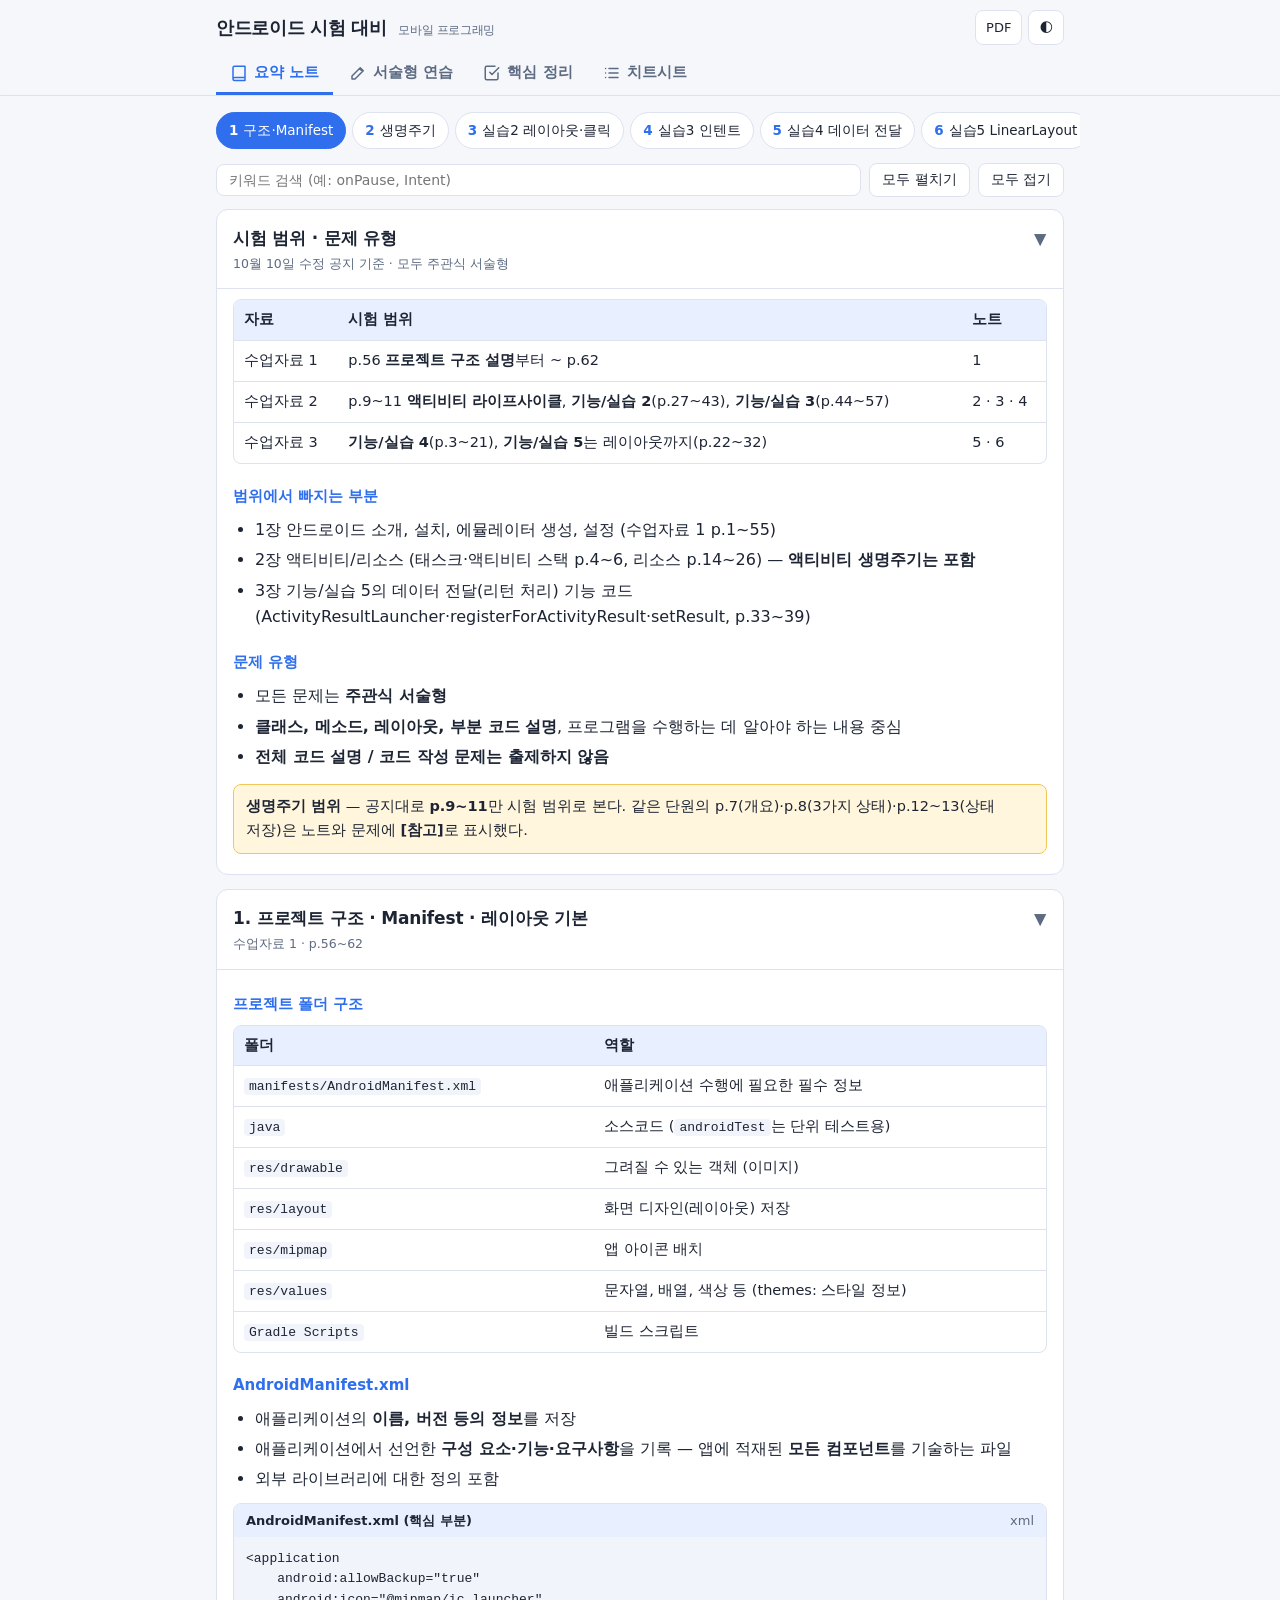
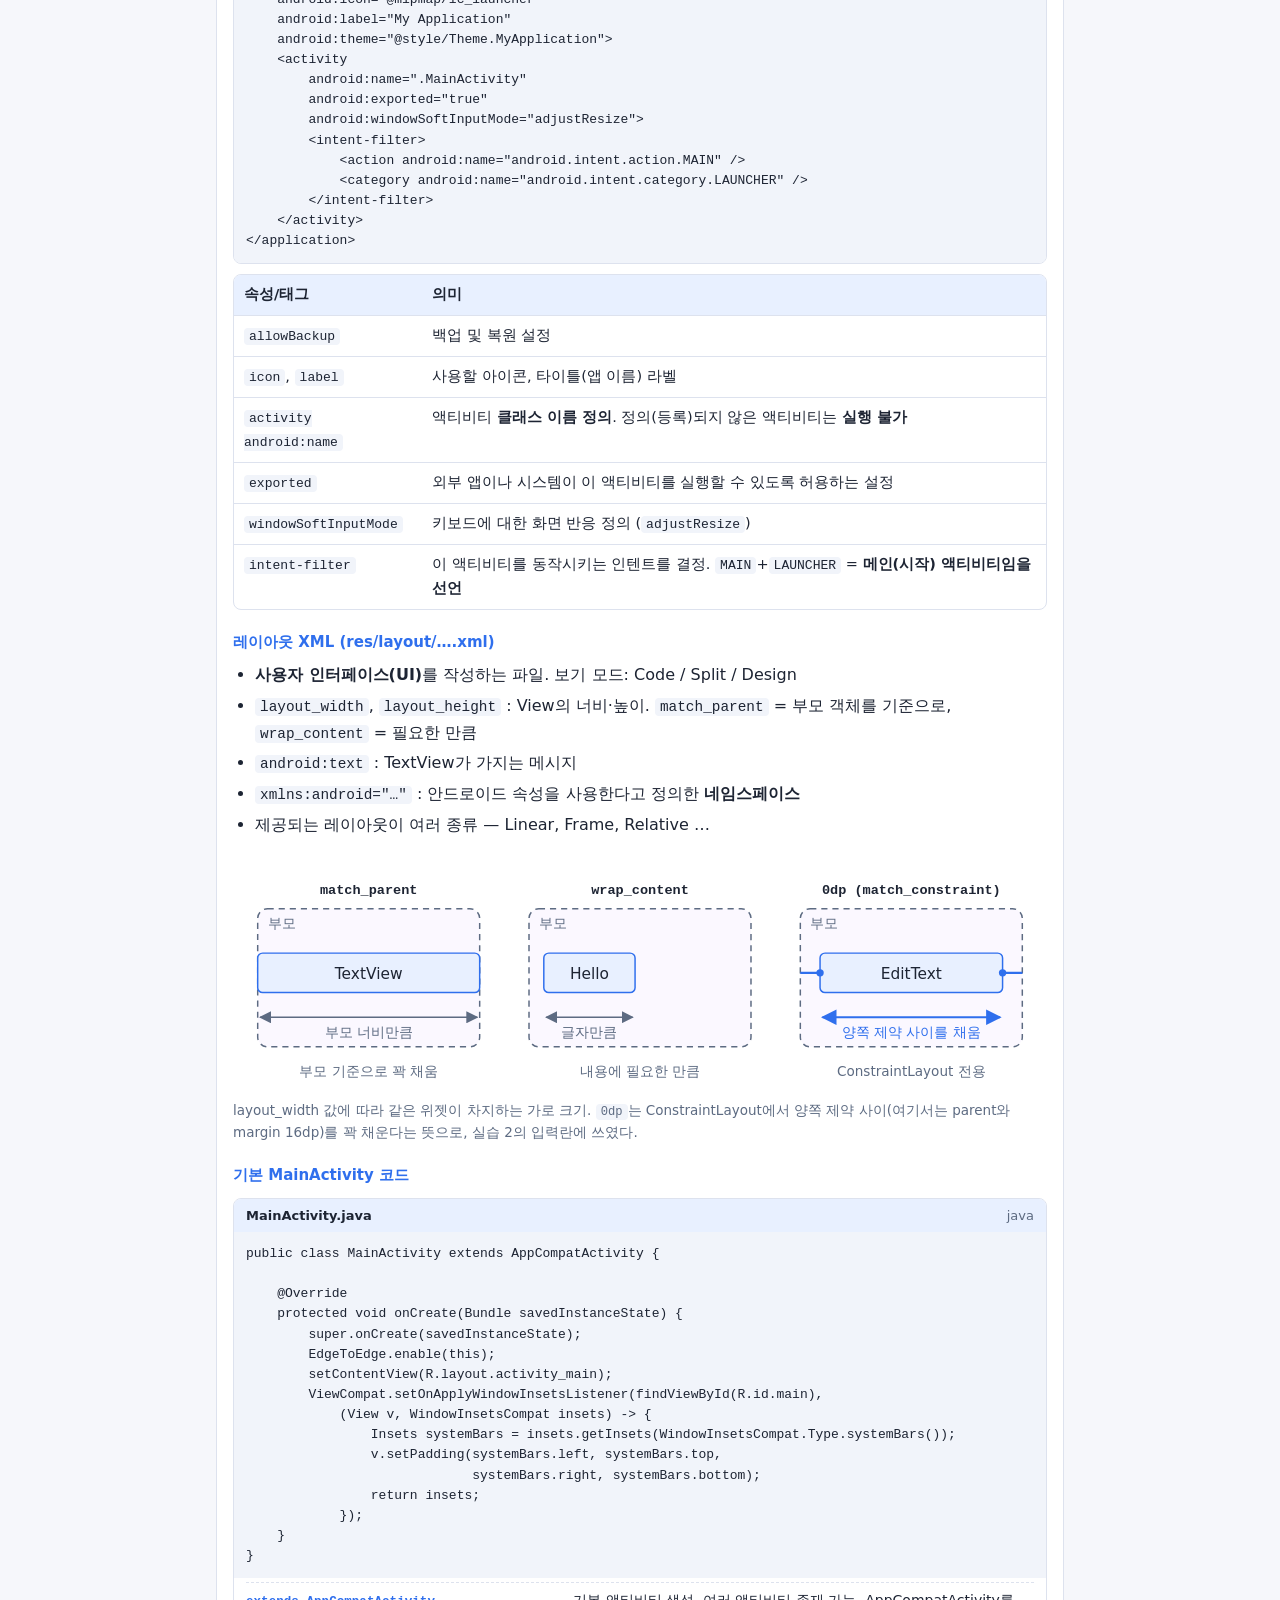
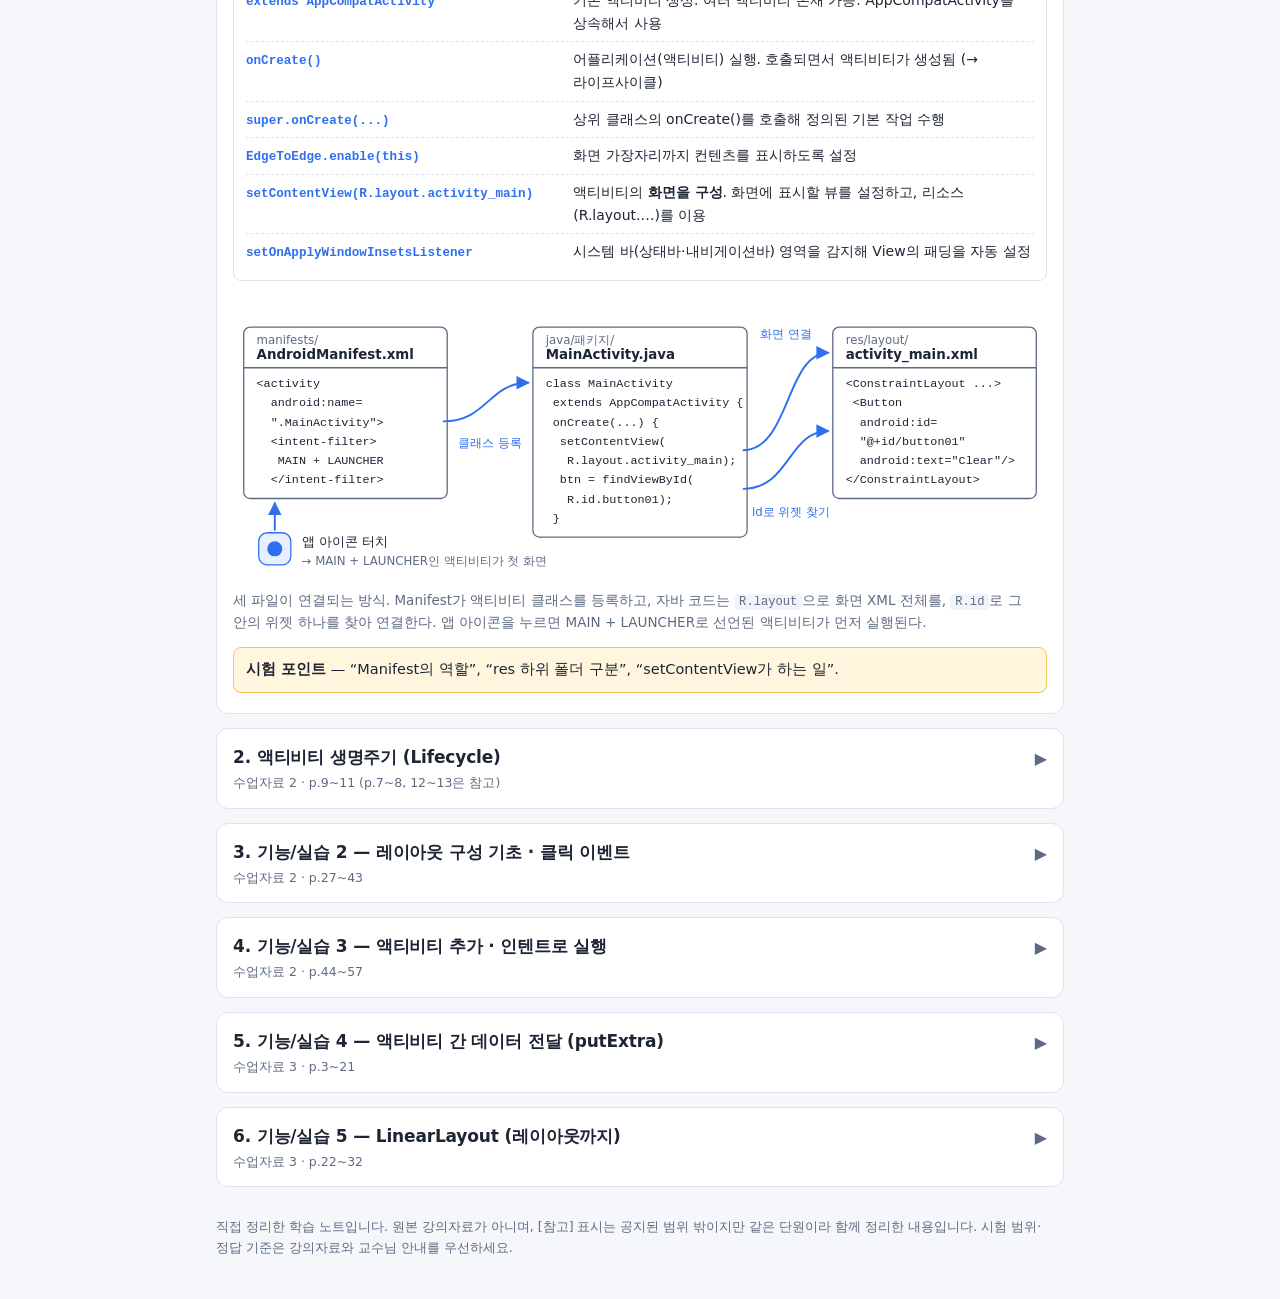
<file: index.html>
<!doctype html>
<html lang="ko">
<head>
  <meta charset="utf-8">
  <meta name="viewport" content="width=device-width, initial-scale=1, viewport-fit=cover">
  <title>안드로이드 시험 대비 노트</title>
  <meta name="description" content="모바일 프로그래밍 서술형 시험 대비: 요약 노트, 서술형 연습, 치트시트">
  <meta name="theme-color" content="#f6f7fb" media="(prefers-color-scheme: light)">
  <meta name="theme-color" content="#0f1420" media="(prefers-color-scheme: dark)">
  <meta name="mobile-web-app-capable" content="yes">
  <meta name="apple-mobile-web-app-capable" content="yes">
  <meta name="apple-mobile-web-app-status-bar-style" content="default">
  <meta name="apple-mobile-web-app-title" content="안드 시험">
  <link rel="manifest" href="manifest.webmanifest">
  <link rel="icon" type="image/png" href="icons/icon-192.png">
  <link rel="apple-touch-icon" href="icons/apple-touch-icon.png">
  <link rel="stylesheet" href="css/style.css">
</head>
<body>
  <header class="top">
    <div class="top-inner">
      <div class="top-row">
        <h1>안드로이드 시험 대비 <small>모바일 프로그래밍</small></h1>
        <div class="tools">
          <a id="pdf-link" href="android-exam-study-mobile.pdf" target="_blank" rel="noopener">PDF</a>
          <button id="theme" type="button" aria-label="테마 전환">🌓</button>
        </div>
      </div>
      <nav class="tabs" role="tablist" aria-label="화면 전환">
        <button class="tab" role="tab" data-tab="notes" aria-selected="true">
          <svg viewBox="0 0 24 24" aria-hidden="true"><path d="M4 19.5V5a2 2 0 0 1 2-2h14v15H6a2 2 0 0 0-2 2 2 2 0 0 0 2 2h14v-4"/></svg>
          <span>요약 노트</span>
        </button>
        <button class="tab" role="tab" data-tab="quiz" aria-selected="false">
          <svg viewBox="0 0 24 24" aria-hidden="true"><path d="M4 20h4L19 9l-4-4L4 16zM14 6l4 4"/></svg>
          <span>서술형 연습</span>
        </button>
        <button class="tab" role="tab" data-tab="final" aria-selected="false">
          <svg viewBox="0 0 24 24" aria-hidden="true"><path d="M9 11l3 3L21 5M20 12v7a2 2 0 0 1-2 2H5a2 2 0 0 1-2-2V5a2 2 0 0 1 2-2h11"/></svg>
          <span>핵심 정리</span>
        </button>
        <button class="tab" role="tab" data-tab="cheat" aria-selected="false">
          <svg viewBox="0 0 24 24" aria-hidden="true"><path d="M8 6h12M8 12h12M8 18h12M3.5 6h.01M3.5 12h.01M3.5 18h.01"/></svg>
          <span>치트시트</span>
        </button>
      </nav>
    </div>
  </header>

  <main>
    <section class="panel" id="panel-notes">
      <nav class="topic-nav" id="topic-nav" aria-label="주제 바로가기"></nav>
      <div class="bar">
        <input id="search" type="search" placeholder="키워드 검색 (예: onPause, Intent)" class="chip search">
        <button class="chip" id="expand" type="button"><span class="lg">모두 </span>펼치기</button>
        <button class="chip" id="collapse" type="button"><span class="lg">모두 </span>접기</button>
      </div>
      <div id="scope"></div>
      <div id="notes-list"></div>
    </section>

    <section class="panel" id="panel-quiz" hidden>
      <div class="bar">
        <div class="seg" role="group" aria-label="보기 방식">
          <button type="button" data-mode="card" aria-pressed="false">카드</button>
          <button type="button" data-mode="list" aria-pressed="false">목록</button>
        </div>
        <select id="q-topic" aria-label="주제 선택"></select>
      </div>
      <div class="bar">
        <button class="chip" data-filter="all" aria-pressed="true" type="button">전체</button>
        <button class="chip" data-filter="todo" aria-pressed="false" type="button">안 푼 것</button>
        <button class="chip" data-filter="bad" aria-pressed="false" type="button">헷갈림</button>
        <button class="chip" data-filter="ok" aria-pressed="false" type="button">이해함</button>
        <button class="chip" id="shuffle" type="button">섞기</button>
        <span class="stats" id="stats"></span>
      </div>
      <div id="q-list"></div>
      <div class="bar" style="justify-content:flex-end"><button class="chip" id="reset" type="button">기록 초기화</button></div>
    </section>

    <section class="panel" id="panel-final" hidden>
      <p class="final-note">시험 직전에 훑어보도록 38문항의 <b>채점 포인트</b>만 모았어요. 서술형 연습에서 표시한 상태로 골라 볼 수 있어요.</p>
      <div class="bar">
        <button class="chip" data-ffilter="all" aria-pressed="true" type="button">전체</button>
        <button class="chip" data-ffilter="bad" aria-pressed="false" type="button">헷갈림만</button>
        <button class="chip" data-ffilter="notok" aria-pressed="false" type="button">이해함 빼고</button>
        <span class="stats" id="final-stats"></span>
      </div>
      <div id="final-list"></div>
    </section>

    <section class="panel" id="panel-cheat" hidden>
      <div id="cheat-list"></div>
      <section class="cheat downloads">
        <h4>PDF · 앱으로 쓰기</h4>
        <div class="dl-row">
          <a class="btn primary" href="android-exam-study-mobile.pdf" target="_blank" rel="noopener">휴대폰용 PDF</a>
        </div>
        <p>브라우저 메뉴에서 <b>홈 화면에 추가</b>를 누르면 앱처럼 열리고, 한 번 열어 둔 뒤에는 인터넷이 없어도 볼 수 있어요. 진행 기록과 써 둔 답안은 이 기기 브라우저에만 저장돼요.</p>
      </section>
    </section>
  </main>

  <p class="foot">직접 정리한 학습 노트입니다. 원본 강의자료가 아니며, [참고] 표시는 공지된 범위 밖이지만 같은 단원이라 함께 정리한 내용입니다. 시험 범위·정답 기준은 강의자료와 교수님 안내를 우선하세요.</p>

  <script src="js/content.js"></script>
  <script src="js/diagrams.js"></script>
  <script src="js/render.js"></script>
  <script src="js/app.js"></script>
</body>
</html>
</file>
<file: css/style.css>
:root {
  --bg: #f6f7fb;
  --card: #ffffff;
  --ink: #1d2433;
  --muted: #5d6b82;
  --line: #dde2ee;
  --brand: #2f6fed;
  --brand-ink: #ffffff;
  --brand-soft: #e8f0ff;
  --ok: #1f9d55;
  --ok-soft: #e3f6ea;
  --bad: #d64545;
  --bad-soft: #fde8e8;
  --warn-soft: #fff6dd;
  --warn-line: #f0c75a;
  --code-bg: #f1f4fa;
  --blue: #cfe0ff;
  --green: #cdeec5;
  --orange: #ffd2b3;
  --screen: #fbf8ff;
  --mbtn: #6750a4;
  --radius: 12px;
}
:root[data-theme="dark"] {
  --bg: #0f1420;
  --card: #171e2e;
  --ink: #e6ebf5;
  --muted: #98a6c0;
  --line: #2a3550;
  --brand: #6b9bff;
  --brand-ink: #0b1220;
  --brand-soft: #1d2a4a;
  --ok: #54d08a;
  --ok-soft: #14301f;
  --bad: #ff7a7a;
  --bad-soft: #3a1b1b;
  --warn-soft: #34290d;
  --warn-line: #8a6d1a;
  --code-bg: #0e1424;
  --blue: #27407a;
  --green: #285a2b;
  --orange: #6b3d1c;
  --screen: #1c2335;
  --mbtn: #7c66c9;
}
@media (prefers-color-scheme: dark) {
  :root:not([data-theme="light"]) {
    --bg: #0f1420;
    --card: #171e2e;
    --ink: #e6ebf5;
    --muted: #98a6c0;
    --line: #2a3550;
    --brand: #6b9bff;
    --brand-ink: #0b1220;
    --brand-soft: #1d2a4a;
    --ok: #54d08a;
    --ok-soft: #14301f;
    --bad: #ff7a7a;
    --bad-soft: #3a1b1b;
    --warn-soft: #34290d;
    --warn-line: #8a6d1a;
    --code-bg: #0e1424;
    --blue: #27407a;
    --green: #285a2b;
    --orange: #6b3d1c;
    --screen: #1c2335;
    --mbtn: #7c66c9;
  }
}

* { box-sizing: border-box; }
html { -webkit-text-size-adjust: 100%; }
body {
  margin: 0;
  background: var(--bg);
  color: var(--ink);
  font-family: "Pretendard", "Apple SD Gothic Neo", "Malgun Gothic", "Noto Sans KR", system-ui, sans-serif;
  line-height: 1.65;
  font-size: 16px;
  word-break: keep-all;
  overflow-wrap: break-word;
}
code, pre { font-family: "JetBrains Mono", "D2Coding", Consolas, "Courier New", monospace; }
code { background: var(--code-bg); padding: 1px 5px; border-radius: 4px; font-size: 0.9em; word-break: break-word; }

.top {
  position: sticky; top: 0; z-index: 10;
  background: color-mix(in srgb, var(--bg) 90%, transparent);
  backdrop-filter: blur(8px);
  border-bottom: 1px solid var(--line);
}
.top-inner { max-width: 880px; margin: 0 auto; padding: 10px 16px 0; }
.top-row { display: flex; align-items: center; justify-content: space-between; gap: 8px; }
h1 { font-size: 18px; margin: 0; letter-spacing: -0.02em; }
h1 small { color: var(--muted); font-weight: 500; font-size: 12px; margin-left: 6px; white-space: nowrap; }
@media (max-width: 420px) { h1 small { display: none; } }
.tools { display: flex; gap: 6px; }
.tools a, .tools button {
  border: 1px solid var(--line); background: var(--card); color: var(--ink);
  padding: 6px 10px; border-radius: 8px; font-size: 13px; cursor: pointer; text-decoration: none; font-family: inherit;
}
.tabs { display: flex; gap: 2px; margin-top: 8px; overflow-x: auto; scrollbar-width: none; }
.tabs::-webkit-scrollbar { display: none; }
.tab {
  border: 0; background: none; color: var(--muted); padding: 10px 14px; font-size: 15px; font-weight: 600;
  border-bottom: 3px solid transparent; cursor: pointer; white-space: nowrap; font-family: inherit;
  display: inline-flex; align-items: center; gap: 6px;
}
.tab svg { width: 18px; height: 18px; flex: none; fill: none; stroke: currentColor; stroke-width: 2; stroke-linecap: round; stroke-linejoin: round; }
.tab[aria-selected="true"] { color: var(--brand); border-bottom-color: var(--brand); }

main { max-width: 880px; margin: 0 auto; padding: 16px; }
.panel[hidden] { display: none; }

.card {
  background: var(--card); border: 1px solid var(--line); border-radius: var(--radius);
  margin: 0 0 14px; overflow: hidden;
}
.card > summary, .card-head {
  list-style: none; cursor: pointer; padding: 14px 16px; display: flex; gap: 10px; align-items: flex-start; justify-content: space-between;
}
.card > summary::-webkit-details-marker { display: none; }
.card h3 { margin: 0; font-size: 17px; letter-spacing: -0.01em; }
.card .src { color: var(--muted); font-size: 12.5px; margin-top: 2px; }
.chev { transition: transform 0.15s; color: var(--muted); flex: none; margin-top: 3px; }
details[open] > summary .chev { transform: rotate(90deg); }
.card-body { padding: 2px 16px 16px; border-top: 1px solid var(--line); }

h4 { margin: 20px 0 8px; font-size: 15px; color: var(--brand); }
ul, ol { padding-left: 22px; margin: 6px 0; }
li { margin: 4px 0; }

.tbl-wrap { overflow-x: auto; margin: 8px 0; border: 1px solid var(--line); border-radius: 8px; }
table { border-collapse: collapse; width: 100%; font-size: 14.5px; }
th, td { padding: 8px 10px; text-align: left; vertical-align: top; border-bottom: 1px solid var(--line); }
th { background: var(--brand-soft); font-weight: 600; white-space: nowrap; }
tr:last-child td { border-bottom: 0; }

.tip { background: var(--warn-soft); border: 1px solid var(--warn-line); border-radius: 8px; padding: 10px 12px; margin: 14px 0 4px; font-size: 14.5px; }
.steps { counter-reset: s; list-style: none; padding-left: 0; }
.steps li { counter-increment: s; position: relative; padding-left: 34px; }
.steps li::before {
  content: counter(s); position: absolute; left: 0; top: 1px; width: 24px; height: 24px; border-radius: 50%;
  background: var(--brand); color: var(--brand-ink); font-size: 13px; font-weight: 700; display: grid; place-items: center;
}

.codeblock { border: 1px solid var(--line); border-radius: 8px; margin: 10px 0; overflow: hidden; }
.code-title { display: flex; justify-content: space-between; padding: 6px 12px; background: var(--brand-soft); font-size: 13px; font-weight: 600; }
.code-title span { color: var(--muted); font-weight: 500; }
pre { margin: 0; padding: 12px; background: var(--code-bg); overflow-x: auto; font-size: 13px; line-height: 1.55; }
pre code { background: none; padding: 0; font-size: inherit; word-break: normal; }
.notes { margin: 0; padding: 4px 12px 10px; font-size: 14px; }
.notes > div { display: grid; grid-template-columns: minmax(0, 40%) 1fr; gap: 4px 12px; padding: 6px 0; border-top: 1px dashed var(--line); }
.notes dt, .notes dd { margin: 0; }
.notes dt code { background: none; padding: 0; color: var(--brand); font-weight: 600; }
@media (max-width: 560px) { .notes > div { grid-template-columns: 1fr; } }

.diagram { margin: 14px 0 6px; }
.fig-n { display: none; }
svg.dg { display: block; width: 100%; height: auto; margin: 0 auto; }
.fig-w svg.lc { max-width: 600px; }
.fig-n svg.dg { max-width: 440px; }
figcaption { font-size: 13.5px; color: var(--muted); margin-top: 6px; line-height: 1.55; }
@media (max-width: 640px) {
  .fig-w { display: none; }
  .fig-n { display: block; }
}

/* 그림 공통 */
.d-line { fill: none; stroke: var(--muted); stroke-width: 1.4; }
.d-acc { fill: none; stroke: var(--brand); stroke-width: 1.8; }
.d-badl { fill: none; stroke: var(--bad); stroke-width: 1.6; }
.d-okl { fill: none; stroke: var(--ok); stroke-width: 1.8; }
.d-dash { stroke-dasharray: 5 4; }
.d-head { fill: var(--muted); }
.d-head-acc { fill: var(--brand); }
.d-head-bad { fill: var(--bad); }
.d-head-ok { fill: var(--ok); }
.d-acc-fill { fill: var(--brand); }
.d-box { fill: var(--card); stroke: var(--muted); stroke-width: 1.2; }
.d-soft { fill: var(--brand-soft); stroke: var(--brand); stroke-width: 1.2; }
.d-box-a { fill: var(--blue); stroke: var(--brand); stroke-width: 1.1; }
.d-box-b { fill: var(--green); stroke: var(--ok); stroke-width: 1.1; }
.d-ghost { fill: none; stroke: var(--muted); stroke-width: 1.1; stroke-dasharray: 4 3; }
.d-faded { opacity: 0.75; }
.d-hl { fill: var(--blue); opacity: 0.55; }
.d-hl2 { fill: var(--green); opacity: 0.55; }
.d-frame { fill: var(--screen); stroke: var(--muted); stroke-width: 1.2; stroke-dasharray: 5 4; }
.d-phone { fill: var(--screen); stroke: var(--ink); stroke-width: 2; }
.d-notch { stroke: var(--ink); stroke-width: 3; stroke-linecap: round; }
.d-field { fill: var(--card); stroke: var(--muted); stroke-width: 1; }
.d-lin1 { fill: none; stroke: var(--brand); stroke-width: 1.5; stroke-dasharray: 6 3; }
.d-lin2 { fill: none; stroke: var(--ok); stroke-width: 1.5; stroke-dasharray: 6 3; }
.d-mbtn { fill: var(--mbtn); }
.d-mbtn-t { fill: #fff; font-size: 10px; font-weight: 600; }
.d-xs { font-size: 8.6px; }
.d-gray { fill: #bdbdbd; }
.d-gray-t { fill: #1d2433; font-size: 13px; }
.d-num circle { fill: var(--brand); }
.d-num-t { fill: var(--brand-ink); font-size: 10.5px; font-weight: 700; }
.d-t { fill: var(--ink); font-size: 12.5px; }
.d-b { font-weight: 700; }
.d-big { font-size: 16px; }
.d-s { fill: var(--muted); font-size: 11px; }
.d-m { fill: var(--ink); font-family: Consolas, "D2Coding", monospace; font-size: 11px; white-space: pre; }
text.d-acc-t { fill: var(--brand); }
text.d-bad-t { fill: var(--bad); }
text.d-ok-t { fill: var(--ok); }

/* 생명주기 흐름도 + 시뮬레이터 */
.lc-box { fill: var(--card); stroke: var(--muted); stroke-width: 1.2; transition: fill 0.25s, stroke 0.25s; }
.lc-blue { fill: var(--blue); stroke: var(--brand); stroke-width: 1.2; transition: fill 0.25s; }
.lc-green { fill: var(--green); stroke: var(--ok); stroke-width: 1.2; transition: fill 0.25s; }
.lc-orange { fill: var(--orange); stroke: #d9822b; stroke-width: 1.2; transition: fill 0.25s; }
.lc-fn { fill: var(--ink); font-family: Consolas, monospace; font-size: 12.5px; }
.lc-state { fill: var(--ink); font-size: 12.5px; font-weight: 600; }
.lc [data-fn].lit rect, .lc [data-fn].lit ellipse { fill: var(--brand); stroke: var(--brand); }
.lc [data-fn].lit text { fill: var(--brand-ink); font-weight: 700; }
.lc [data-fn].now ellipse { stroke: var(--brand); stroke-width: 3.5; }
.lc-sim { margin-top: 10px; padding: 12px; border: 1px solid var(--line); border-radius: 10px; background: var(--bg); }
.lc-sim:empty { display: none; }
.sim-head { display: flex; flex-wrap: wrap; gap: 4px 12px; align-items: baseline; font-size: 14px; }
.sim-state { color: var(--muted); font-size: 13.5px; }
.sim-btns { display: flex; flex-wrap: wrap; gap: 6px; margin: 10px 0 8px; }
.sim-btns .chip { font-size: 13px; padding: 6px 10px; }
.sim-btns .chip:disabled { opacity: 0.4; cursor: not-allowed; }
.sim-log { min-height: 24px; font-size: 14px; }
.sim-act { font-weight: 700; margin-right: 4px; }
.sim-none { color: var(--bad); font-size: 13px; }

/* 퀴즈 */
.bar { display: flex; flex-wrap: wrap; gap: 8px; align-items: center; margin-bottom: 12px; }
select, .chip, .btn, textarea {
  font-family: inherit; font-size: 14px; color: var(--ink); background: var(--card);
  border: 1px solid var(--line); border-radius: 8px;
}
select { padding: 8px 10px; max-width: 100%; min-width: 0; text-overflow: ellipsis; }
.chip { padding: 7px 12px; cursor: pointer; }
.chip[aria-pressed="true"] { background: var(--brand); color: var(--brand-ink); border-color: var(--brand); }
.btn { padding: 8px 14px; cursor: pointer; font-weight: 600; }
.btn.primary { background: var(--brand); color: var(--brand-ink); border-color: var(--brand); }
.btn.ok { background: var(--ok-soft); border-color: var(--ok); color: var(--ok); }
.btn.bad { background: var(--bad-soft); border-color: var(--bad); color: var(--bad); }
.btn.on { outline: 2px solid currentColor; }
.stats { color: var(--muted); font-size: 13.5px; margin-left: auto; }

.q { padding: 14px 16px; }
.q-head { display: flex; justify-content: space-between; gap: 8px; align-items: flex-start; }
.q-num { font-size: 12.5px; color: var(--muted); }
.q-text { margin: 4px 0 10px; font-weight: 600; white-space: pre-wrap; }
.q-code { border: 1px solid var(--line); border-radius: 8px; margin: 0 0 10px; }
.badge { font-size: 12px; padding: 2px 8px; border-radius: 99px; background: var(--brand-soft); color: var(--brand); white-space: nowrap; }
.badge.ok { background: var(--ok-soft); color: var(--ok); }
.badge.bad { background: var(--bad-soft); color: var(--bad); }
textarea { width: 100%; min-height: 96px; padding: 10px; resize: vertical; line-height: 1.55; }
.q-actions { display: flex; flex-wrap: wrap; gap: 8px; margin-top: 10px; }
.answer { margin-top: 12px; border-top: 1px dashed var(--line); padding-top: 12px; }
.answer h5 { margin: 0 0 6px; font-size: 13.5px; color: var(--muted); }
.model { background: var(--brand-soft); border-radius: 8px; padding: 10px 12px; white-space: pre-wrap; font-size: 14.5px; }
.checks { list-style: none; padding: 0; margin: 6px 0 0; }
.checks label { display: flex; gap: 8px; align-items: flex-start; cursor: pointer; padding: 4px 0; font-size: 14.5px; }
.checks input { margin-top: 5px; accent-color: var(--brand); }
.empty { text-align: center; color: var(--muted); padding: 40px 0; }

.cheat { margin-bottom: 14px; }

/* 핵심 정리 */
.final-note { margin: 0 0 10px; color: var(--muted); font-size: 14px; }
.final { padding: 12px 16px 4px; }
.final-h { margin: 0 0 4px; }
.fq { padding: 10px 0; border-top: 1px solid var(--line); }
.final-h + .fq { border-top: 0; padding-top: 4px; }
.fq-h { display: flex; gap: 8px; align-items: baseline; }
.fq-h .q-num { flex: none; font-weight: 700; color: var(--brand); }
.fq-q { flex: 1; font-weight: 600; font-size: 14.5px; }
.fq ul { margin: 6px 0 0; padding-left: 20px; font-size: 14.5px; }
.fq li { margin: 3px 0; }
.foot { max-width: 880px; margin: 0 auto; padding: 0 16px 40px; color: var(--muted); font-size: 12.5px; }

/* 주제 바로가기 */
.topic-nav {
  position: sticky; top: var(--top-h, 96px); z-index: 9;
  display: flex; gap: 6px; overflow-x: auto; scrollbar-width: none;
  margin: -8px -16px 6px; padding: 8px 16px; background: var(--bg);
}
.topic-nav::-webkit-scrollbar { display: none; }
.topic-nav button {
  flex: none; border: 1px solid var(--line); background: var(--card); color: var(--ink);
  border-radius: 99px; padding: 6px 12px; font: inherit; font-size: 13.5px; cursor: pointer; white-space: nowrap;
}
.topic-nav .n { color: var(--brand); font-weight: 700; margin-right: 5px; }
.topic-nav button.on { background: var(--brand); color: var(--brand-ink); border-color: var(--brand); }
.topic-nav button.on .n { color: inherit; }
#notes-list details { scroll-margin-top: calc(var(--top-h, 96px) + 56px); }
.search { flex: 1; min-width: 180px; cursor: text; }

/* 서술형: 카드/목록 전환, 카드 넘기기 */
.seg { display: inline-flex; border: 1px solid var(--line); border-radius: 8px; overflow: hidden; flex: none; }
.seg button { border: 0; background: var(--card); color: var(--muted); padding: 7px 14px; font: inherit; font-size: 14px; font-weight: 600; cursor: pointer; }
.seg button + button { border-left: 1px solid var(--line); }
.seg button[aria-pressed="true"] { background: var(--brand); color: var(--brand-ink); }
#q-topic { flex: 1; }
.qprog { height: 4px; background: var(--line); border-radius: 99px; overflow: hidden; margin: 0 0 10px; }
.qprog i { display: block; height: 100%; background: var(--brand); transition: width 0.2s; }
.qnav { display: flex; align-items: center; gap: 10px; margin: 0 0 14px; }
.qnav .btn { flex: 1; min-height: 46px; font-size: 15px; }
.qnav .btn:disabled { opacity: 0.4; cursor: default; }
.qnav .pos { min-width: 64px; text-align: center; color: var(--muted); font-size: 14px; font-variant-numeric: tabular-nums; }
.draft > summary { list-style: none; cursor: pointer; color: var(--brand); font-size: 14px; font-weight: 600; padding: 4px 0; }
.draft > summary::-webkit-details-marker { display: none; }
.draft > summary::before { content: "▸ "; }
.draft[open] > summary::before { content: "▾ "; }
.draft textarea { margin-top: 6px; }
.q-actions.grade .btn { flex: 1; }

/* PDF · 앱 안내 */
.downloads p { color: var(--muted); font-size: 14px; margin: 10px 0 0; }
.dl-row { display: flex; flex-wrap: wrap; gap: 8px; }
.dl-row .btn { text-decoration: none; display: inline-flex; align-items: center; }

/* 폰 화면 */
@media screen and (max-width: 640px) {
  body { padding-bottom: calc(64px + env(safe-area-inset-bottom)); -webkit-tap-highlight-color: transparent; }
  .top { backdrop-filter: none; background: var(--bg); }
  .top-inner {
    padding: calc(8px + env(safe-area-inset-top)) max(12px, env(safe-area-inset-right)) 8px max(12px, env(safe-area-inset-left));
  }
  h1 { font-size: 17px; }
  .tools a, .tools button { padding: 7px 11px; font-size: 14px; }

  .tabs {
    position: fixed; left: 0; right: 0; bottom: 0; z-index: 30; margin: 0; gap: 0; overflow: visible;
    background: var(--card); border-top: 1px solid var(--line); box-shadow: 0 -4px 16px rgb(0 0 0 / 6%);
    padding: 0 env(safe-area-inset-right) env(safe-area-inset-bottom) env(safe-area-inset-left);
  }
  .tab {
    flex: 1; flex-direction: column; justify-content: center; gap: 2px; padding: 7px 0 6px; min-height: 58px;
    font-size: 11.5px; border-bottom: 0; border-top: 2.5px solid transparent;
  }
  .tab svg { width: 22px; height: 22px; }
  .tab[aria-selected="true"] { border-top-color: var(--brand); }

  main { padding: 12px max(12px, env(safe-area-inset-right)) 16px max(12px, env(safe-area-inset-left)); }
  .topic-nav { margin: -4px -12px 4px; padding: 8px 12px; }
  .card > summary { padding: 12px 14px; }
  .card h3 { font-size: 16px; }
  .card-body { padding: 2px 12px 14px; }
  .q { padding: 14px; }
  h4 { margin-top: 18px; }

  /* 16px 미만 입력창은 iOS가 포커스 때 화면을 확대함 */
  input, input.chip, select, textarea { font-size: 16px; }
  .chip, .btn, select { min-height: 40px; }
  .bar { gap: 6px; }
  .stats { margin-left: 0; width: 100%; }
  .lg { display: none; }
  .search { min-width: 0; }

  pre { white-space: pre-wrap; overflow-wrap: anywhere; font-size: 12.5px; }
  table { font-size: 14px; }
  th, td { padding: 7px 8px; }
  .notes { font-size: 14px; }
  .foot { padding: 0 12px 24px; }
}
</file>
